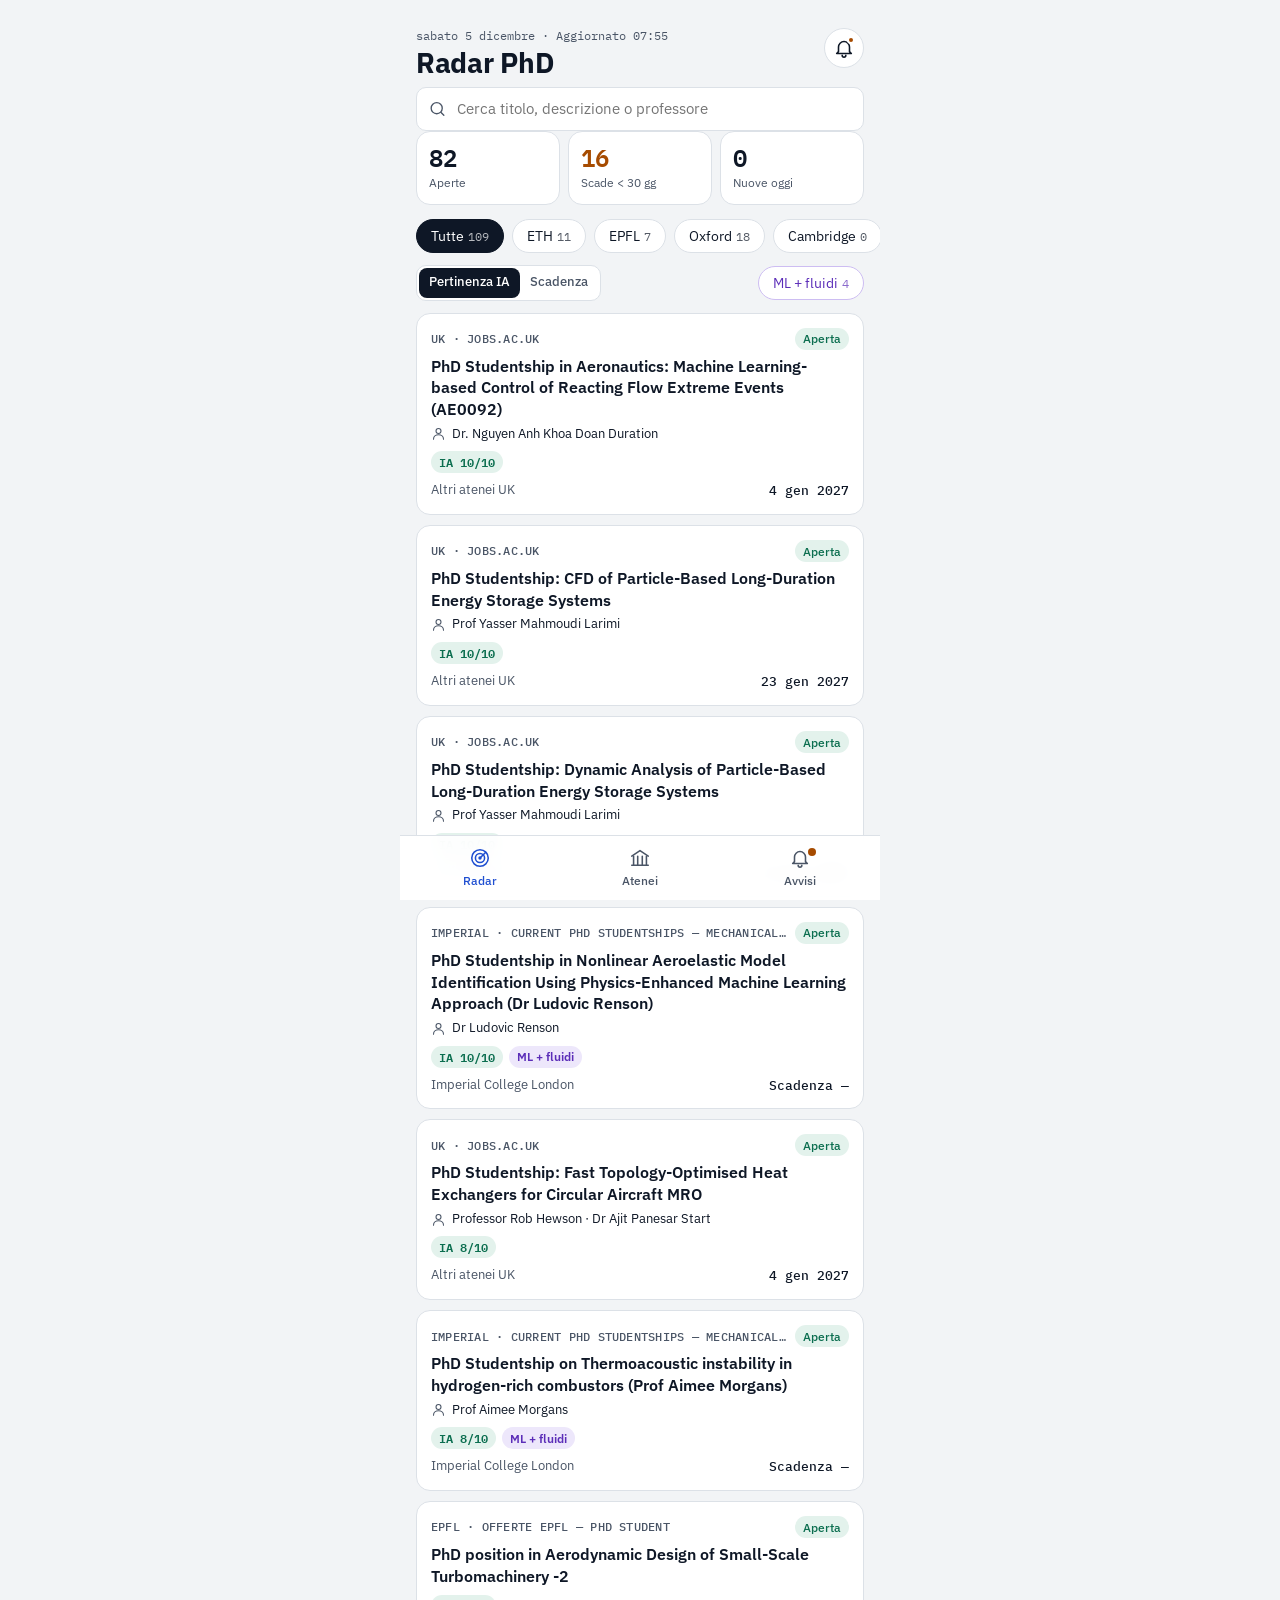
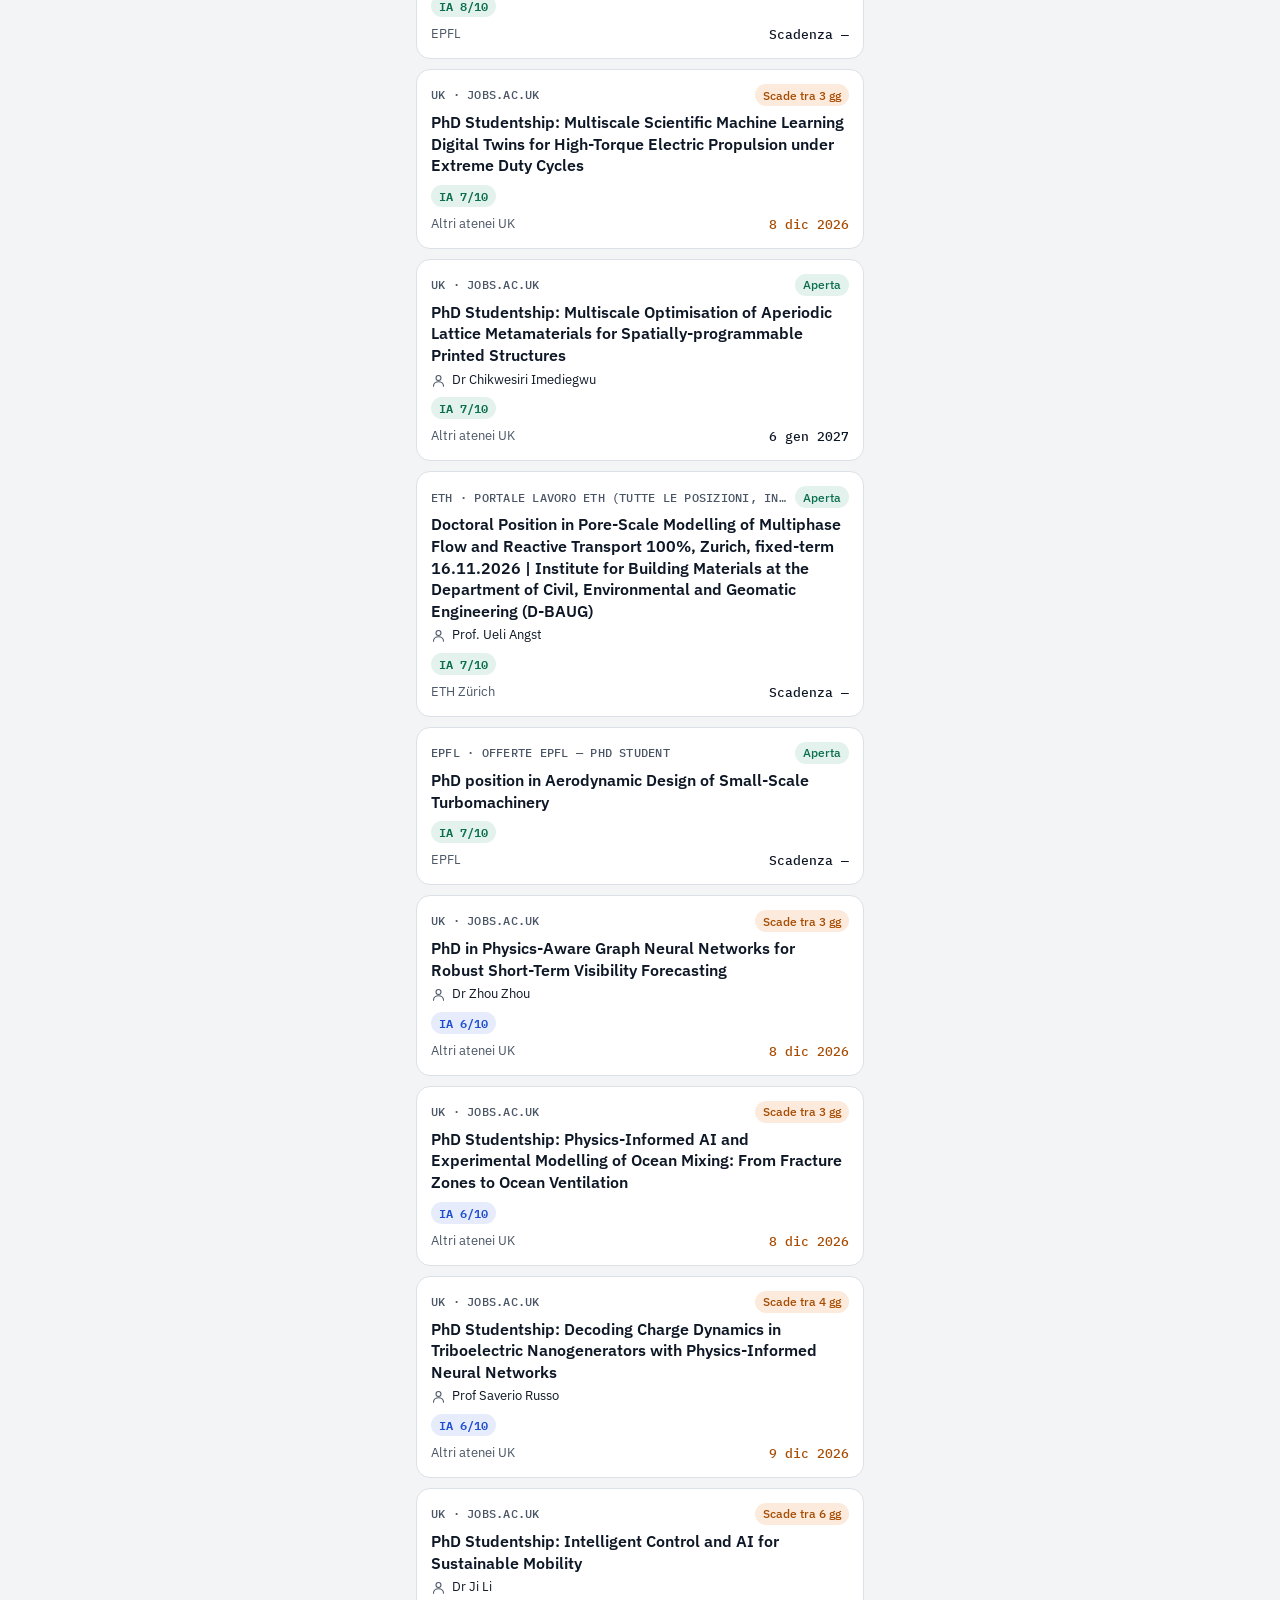
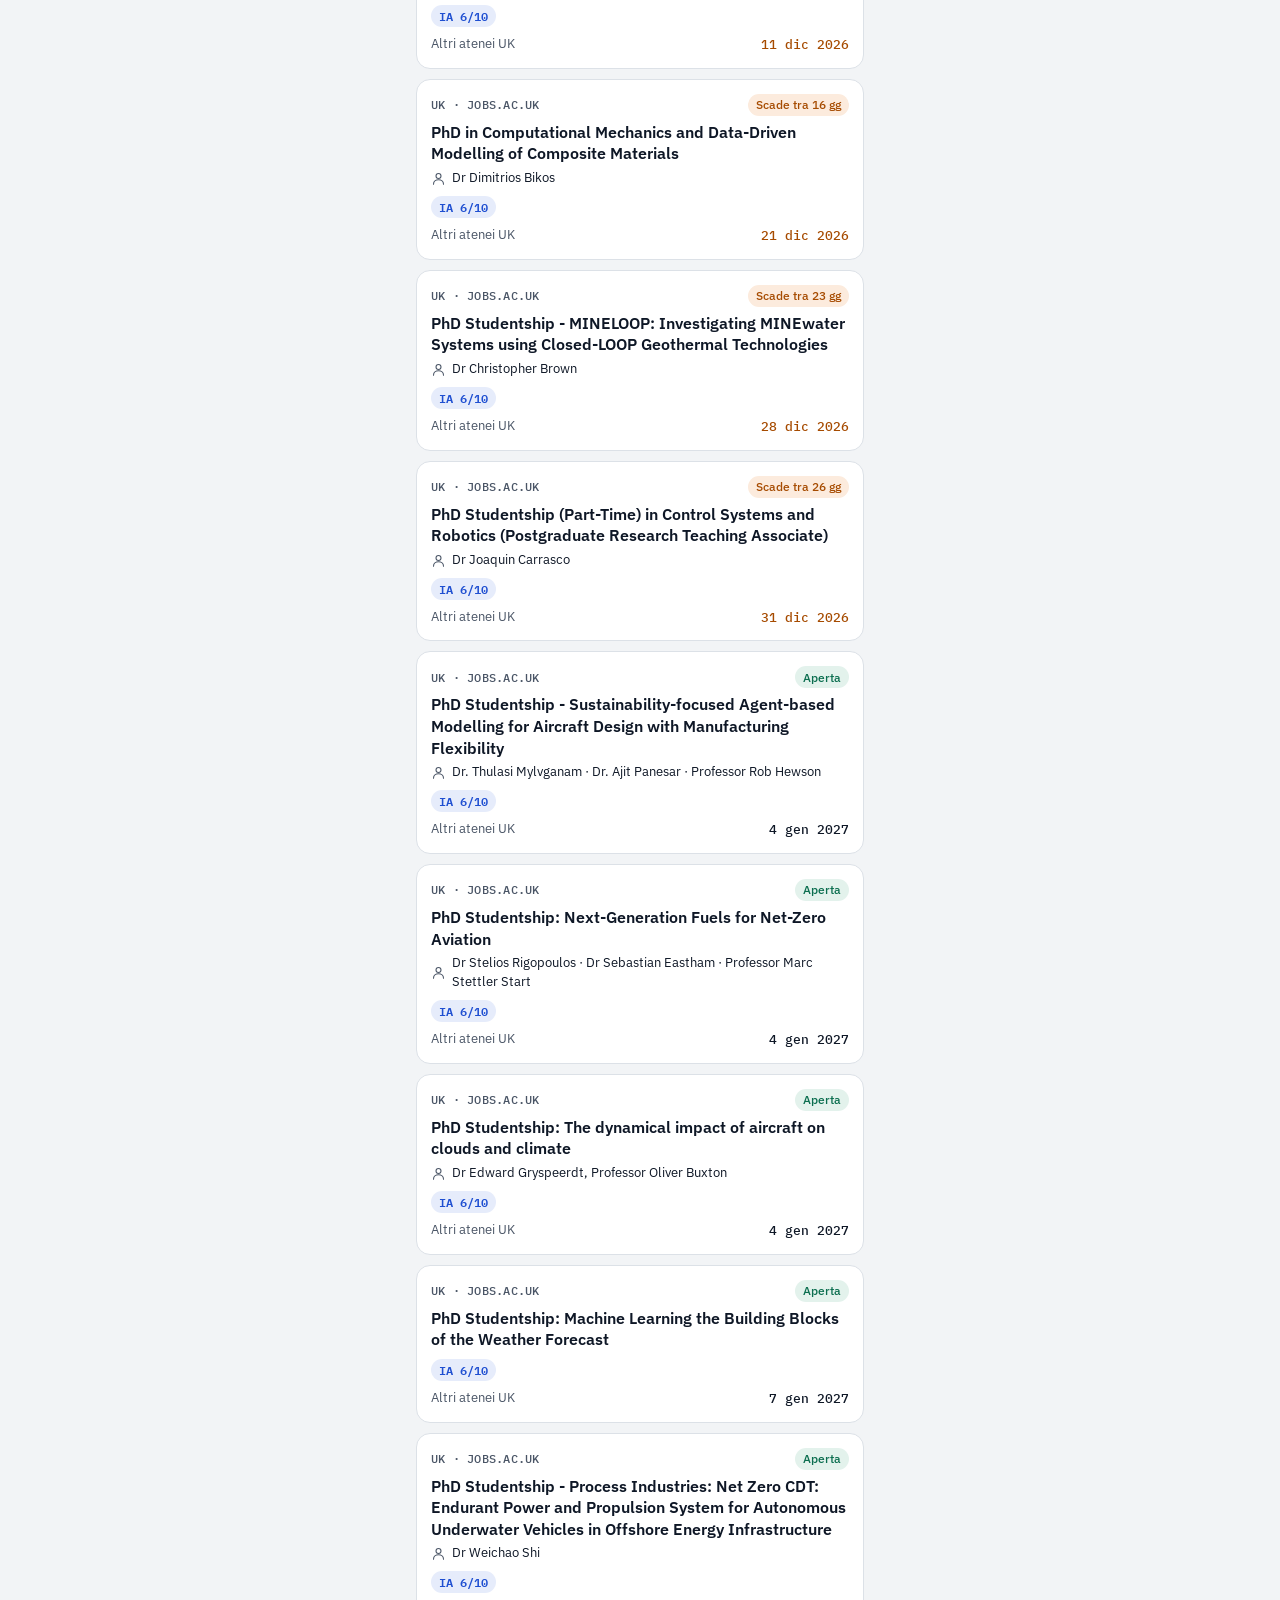
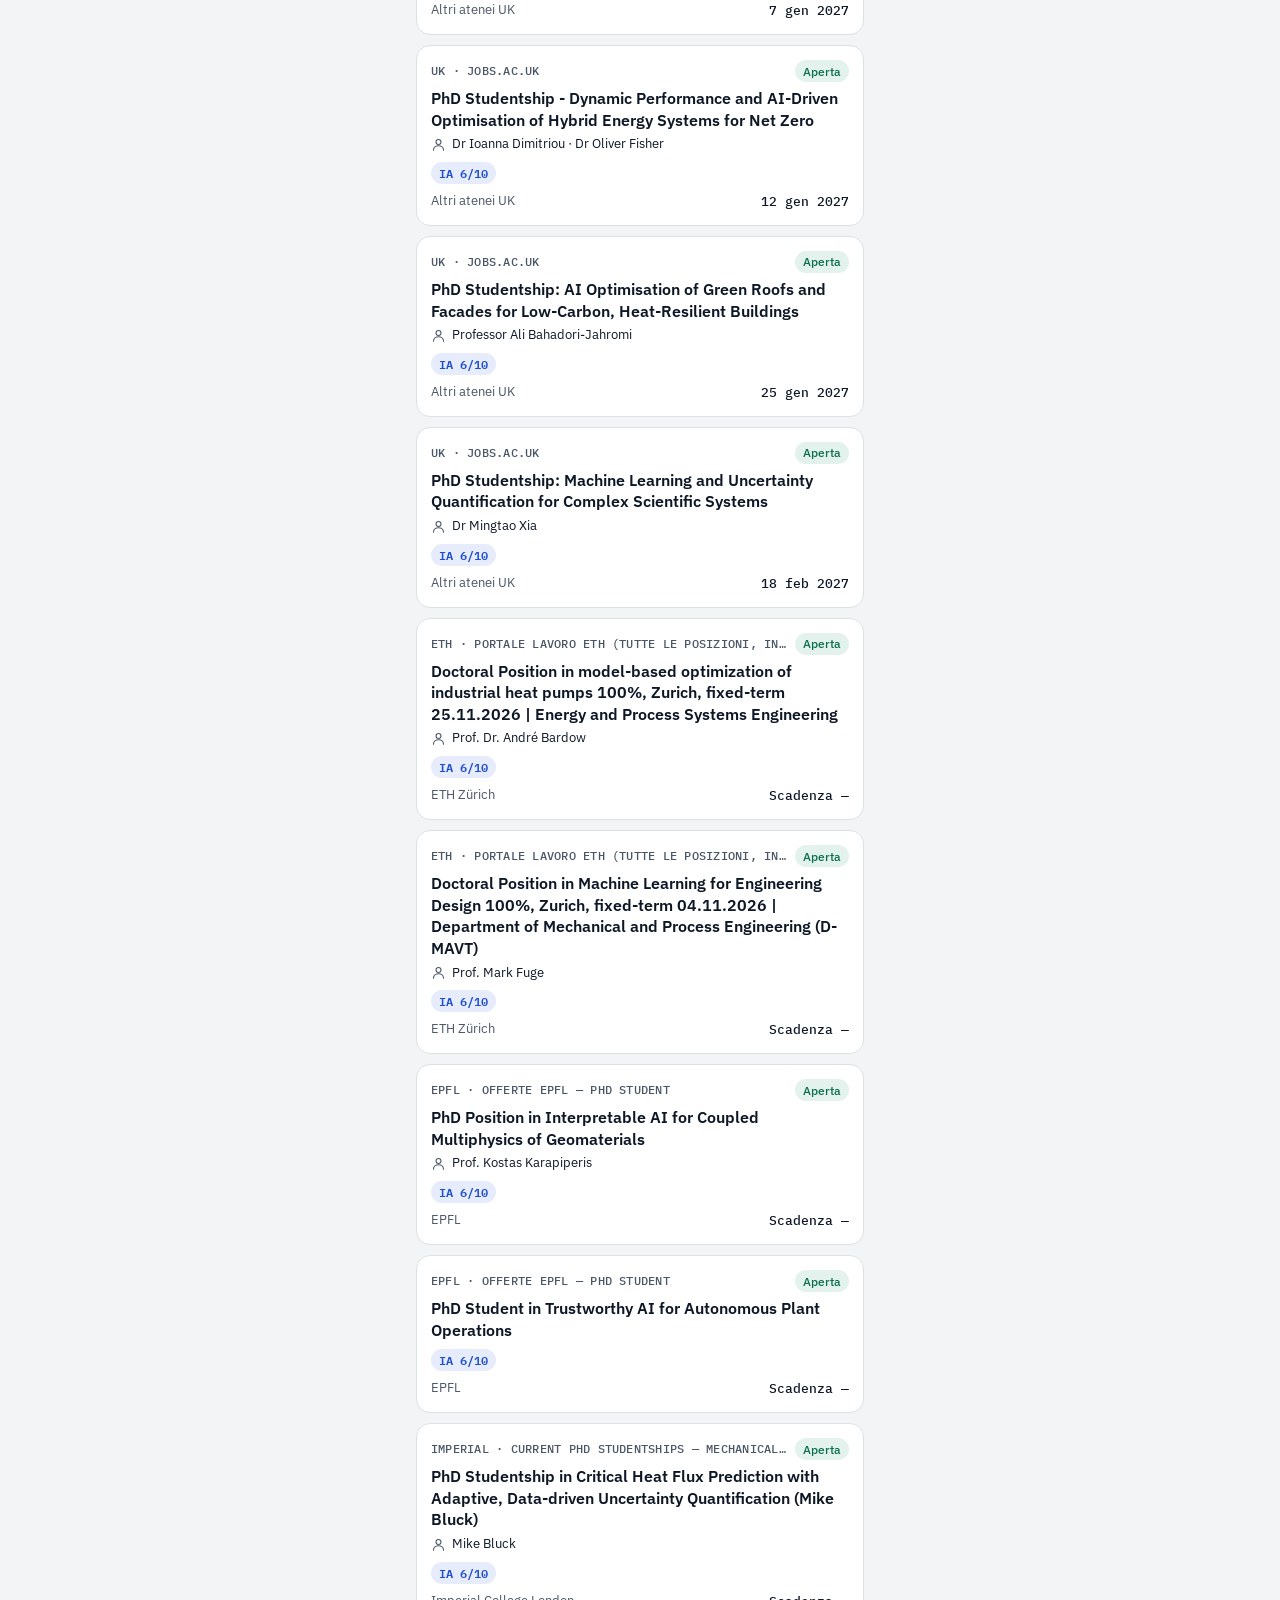
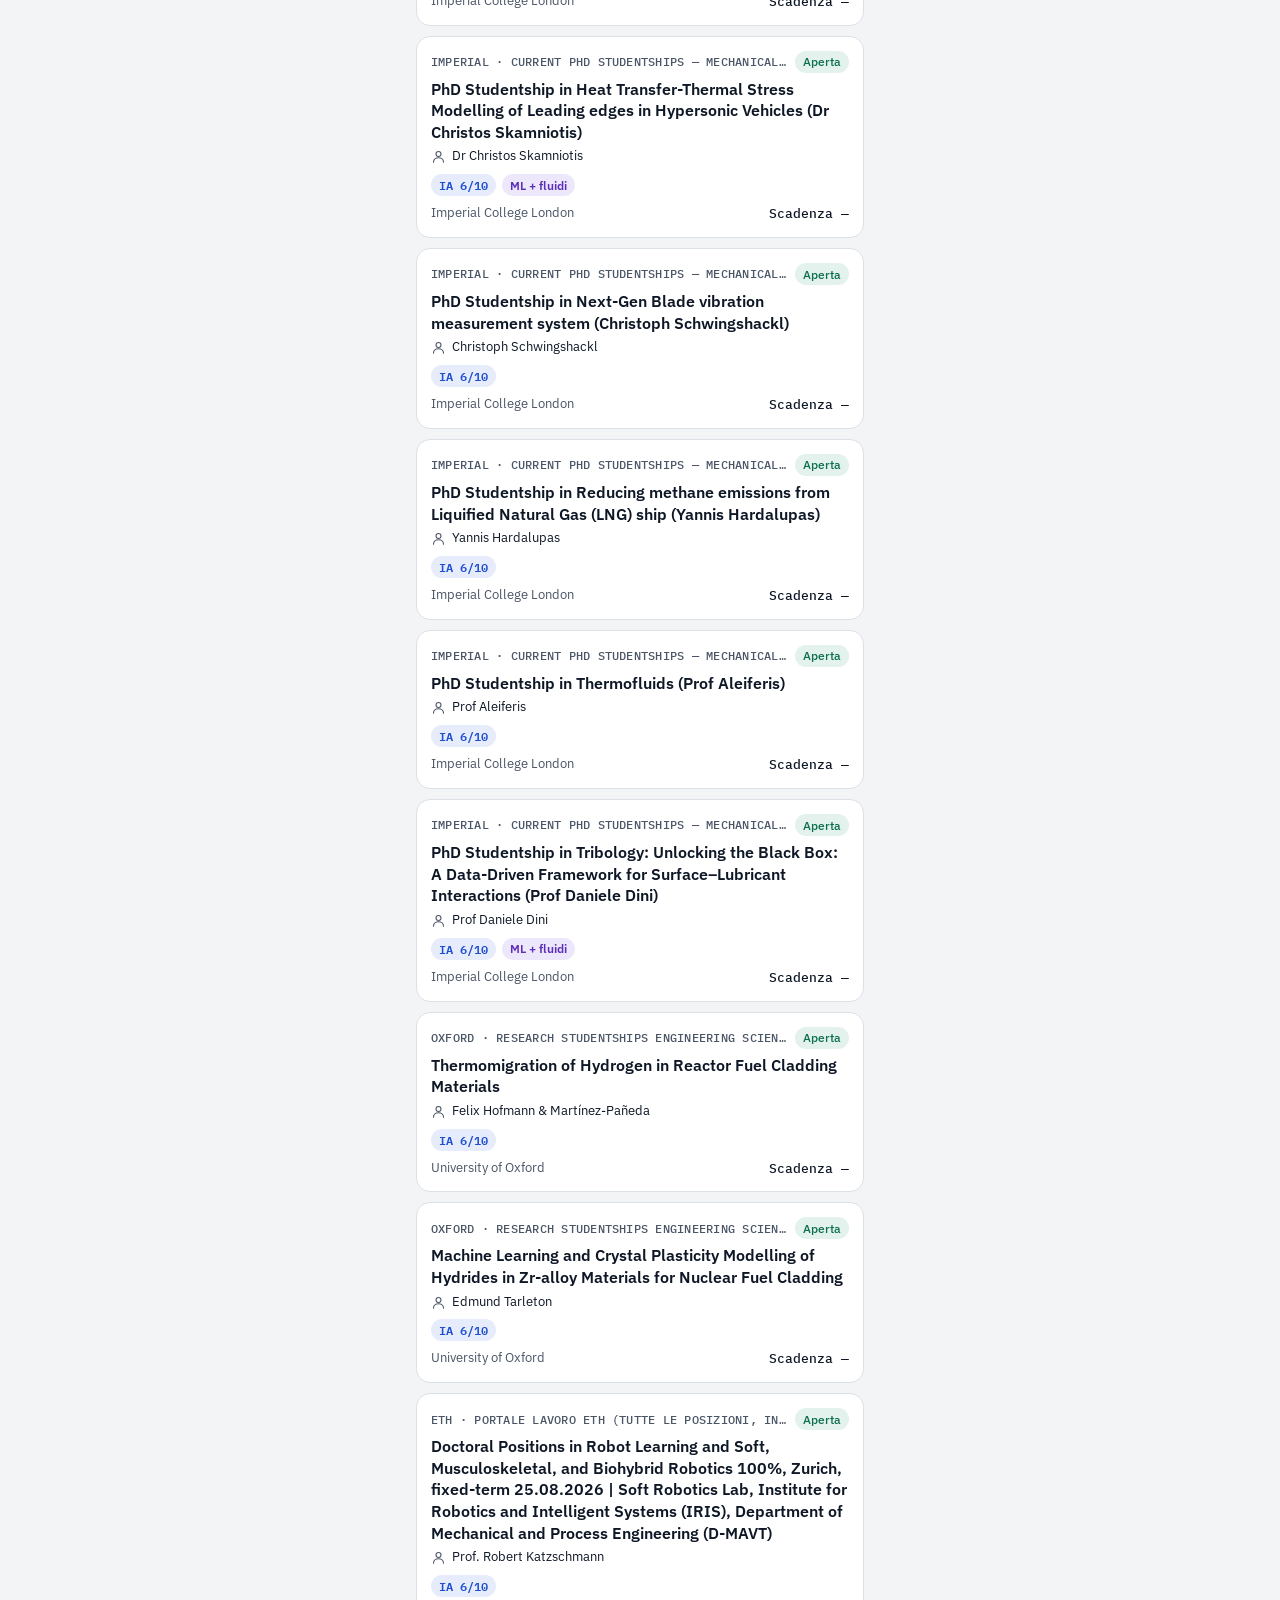
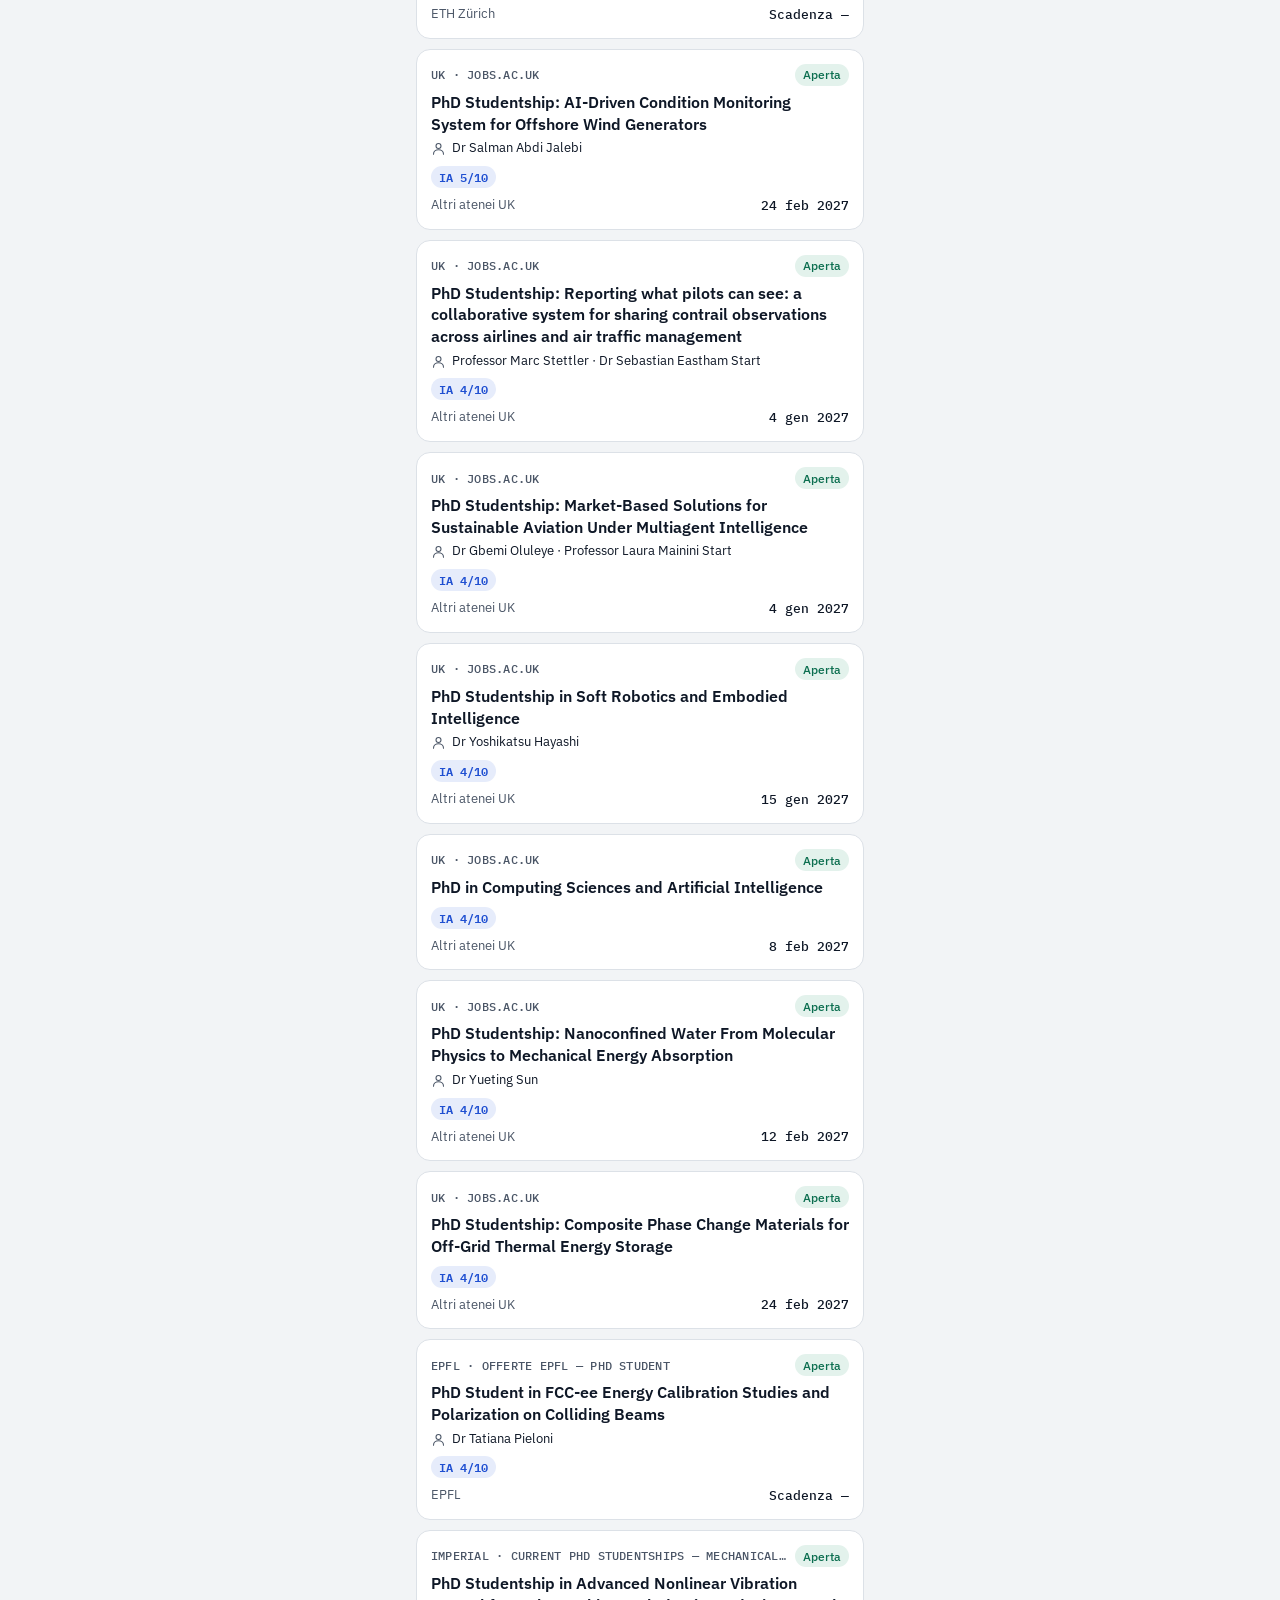
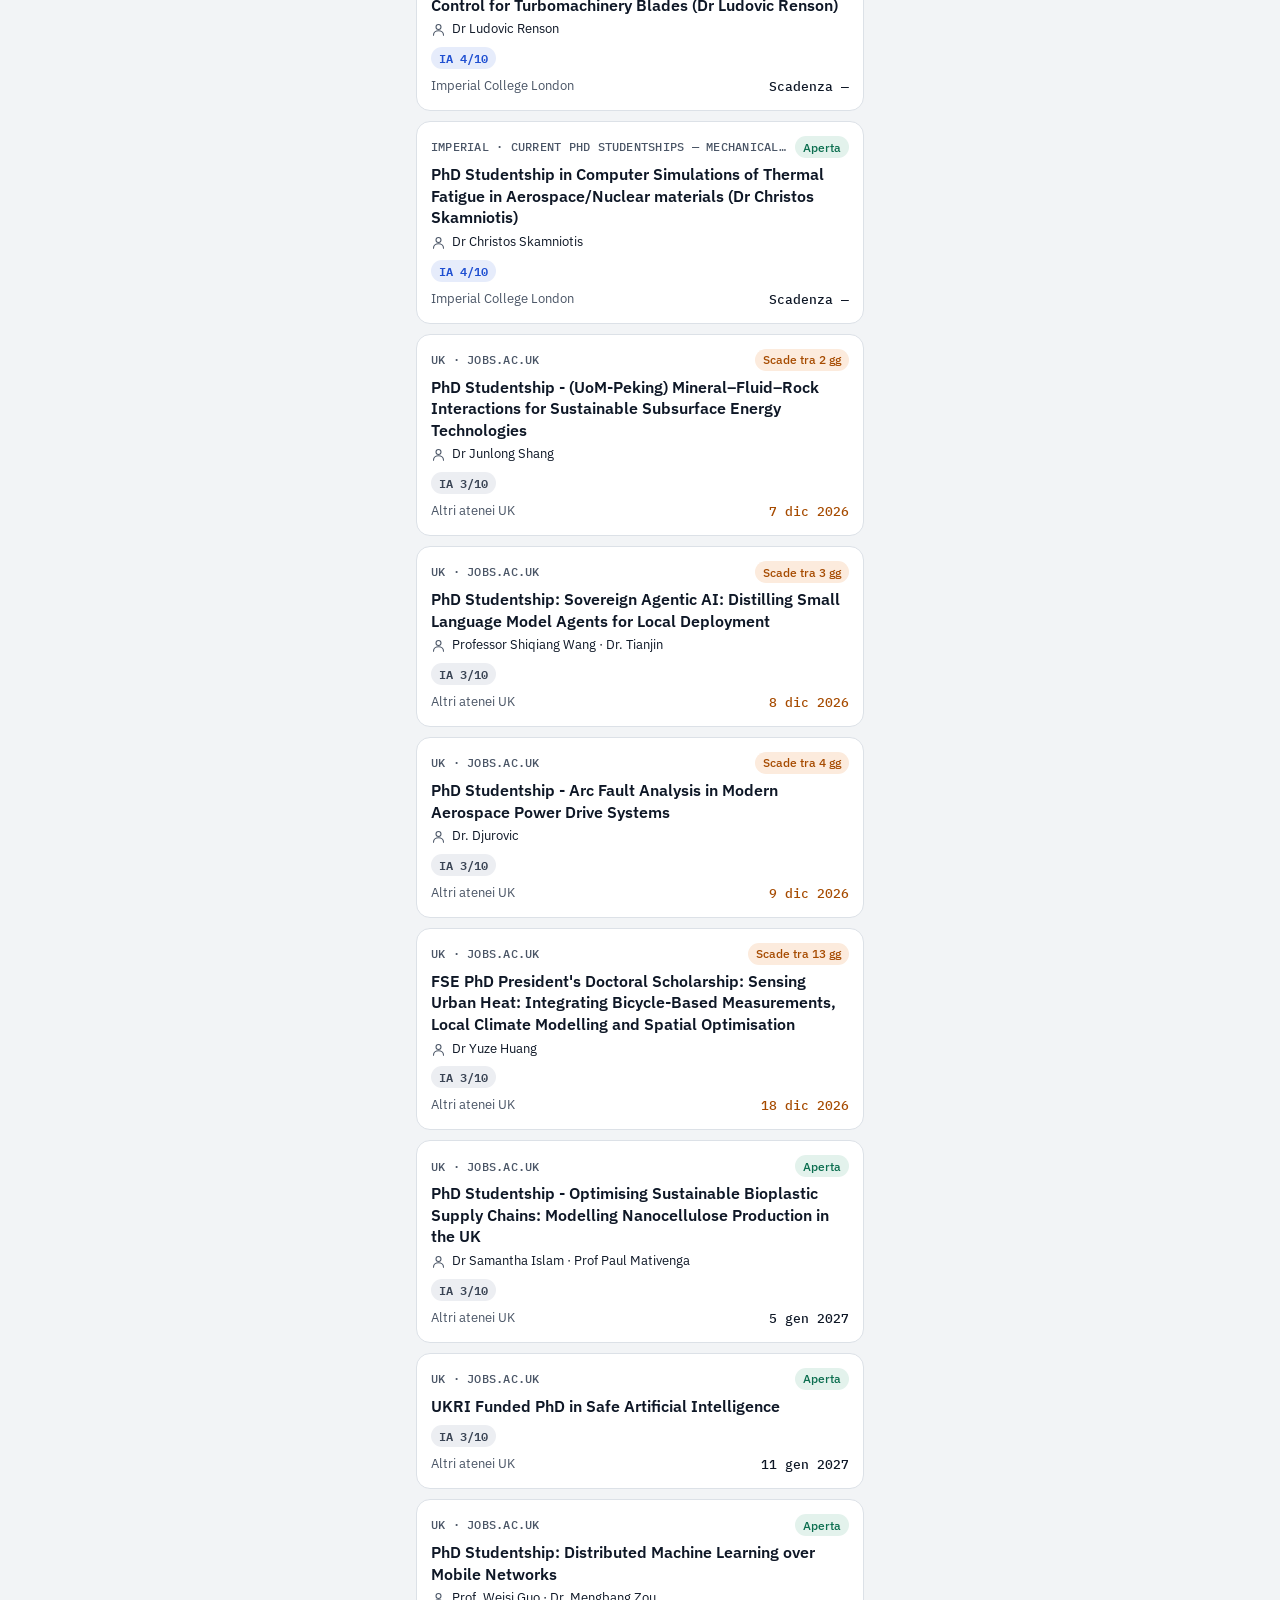
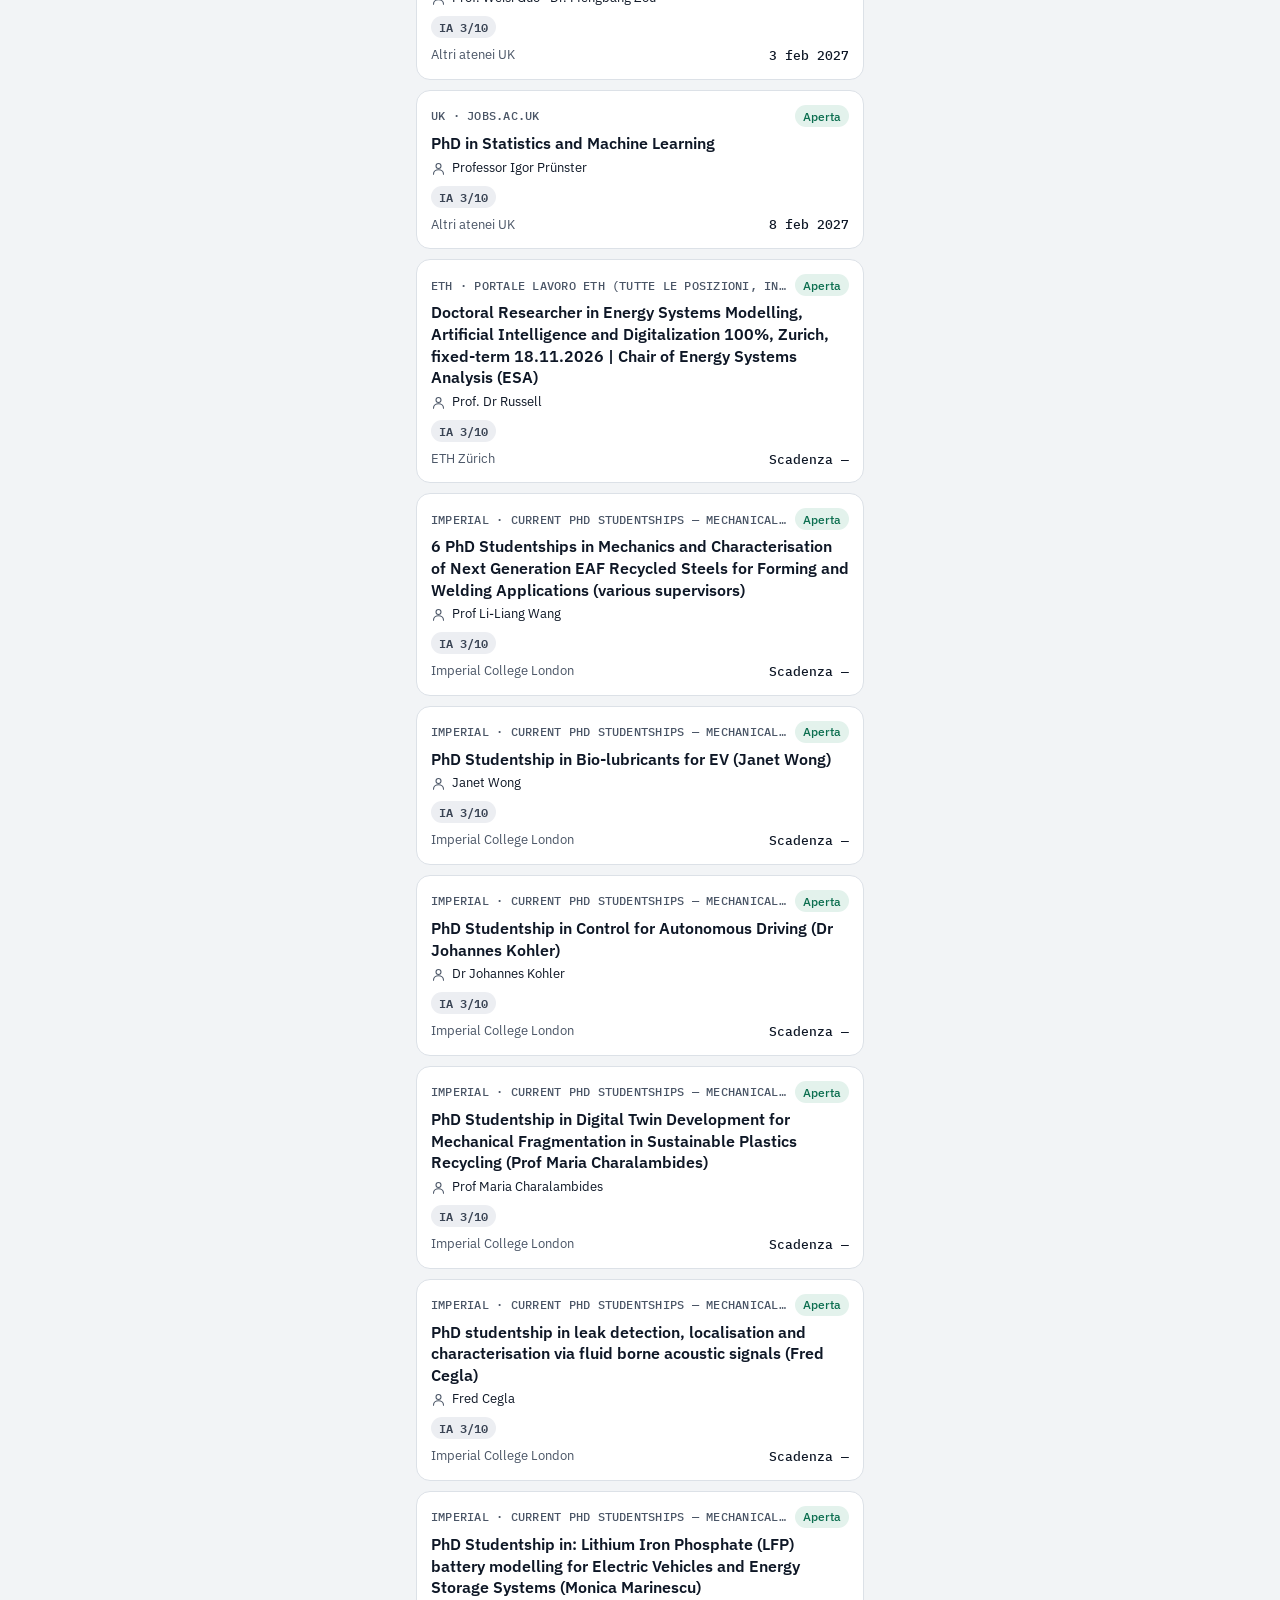
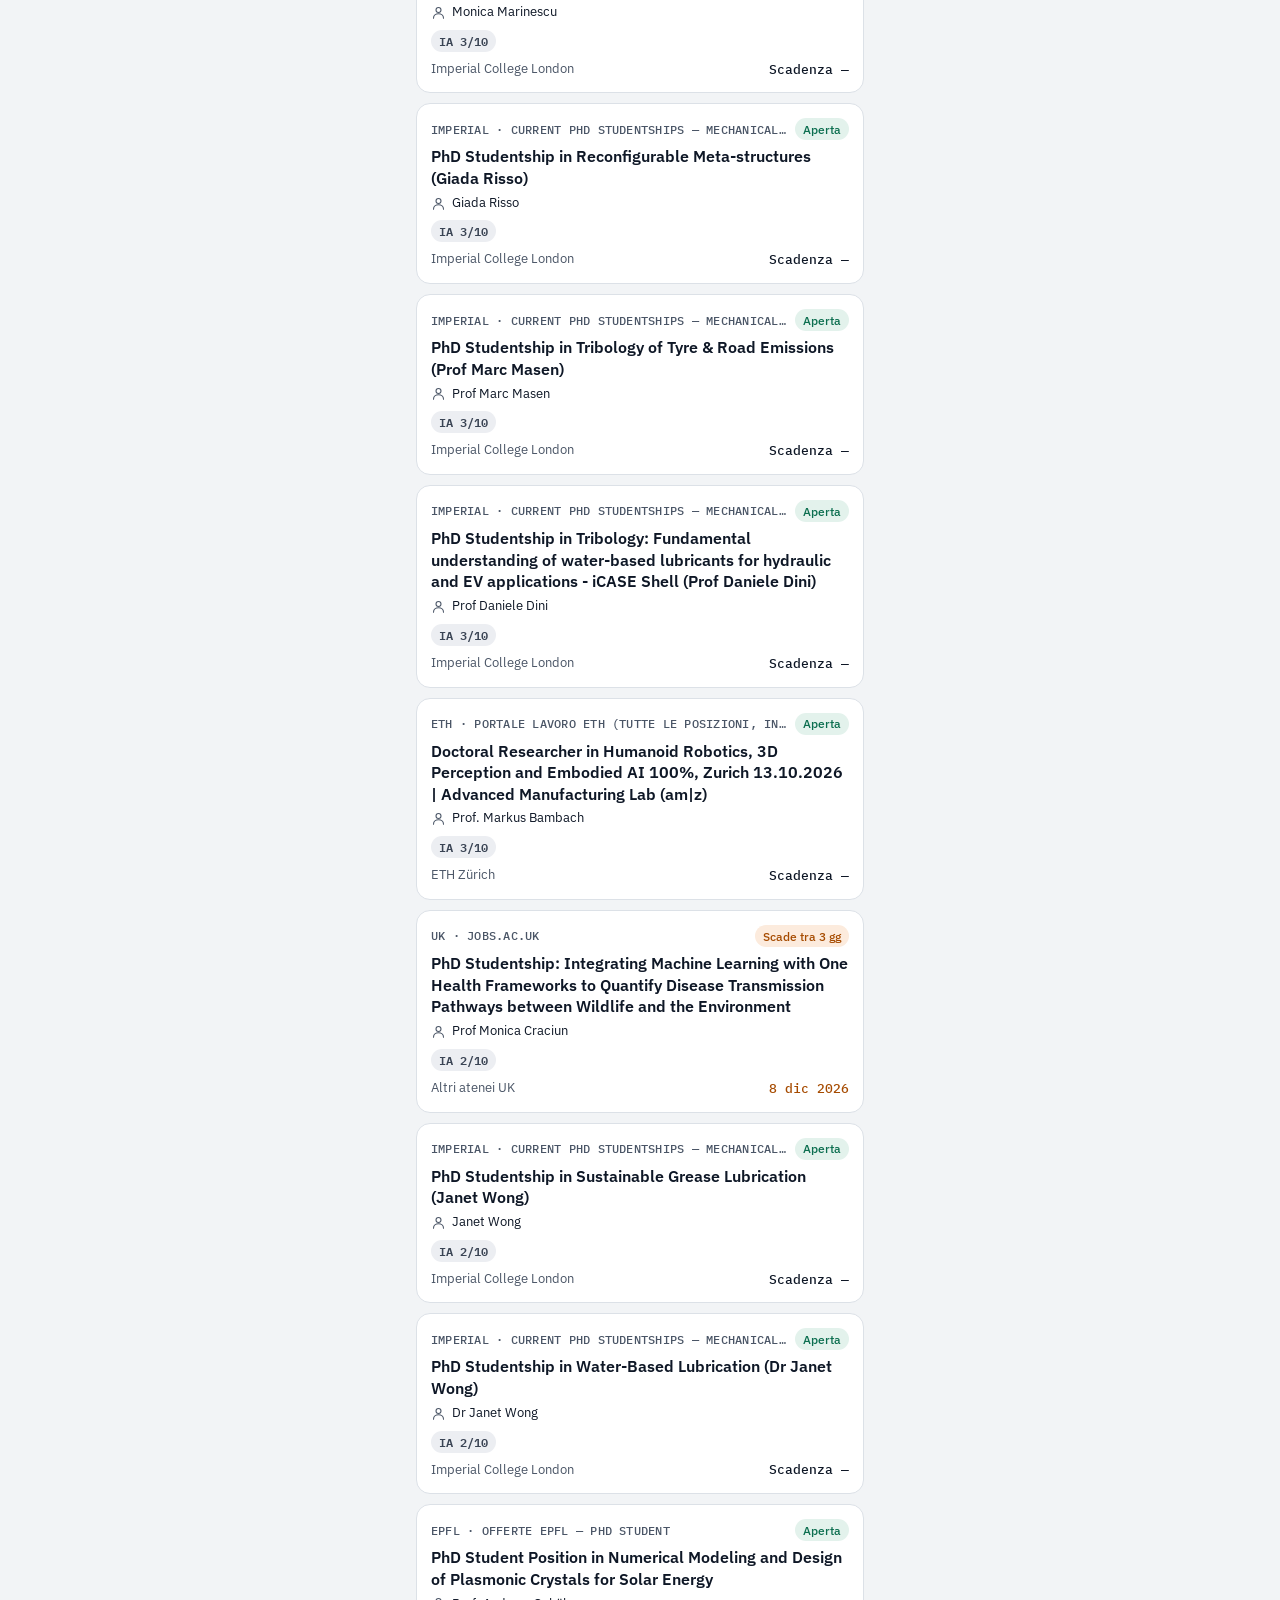
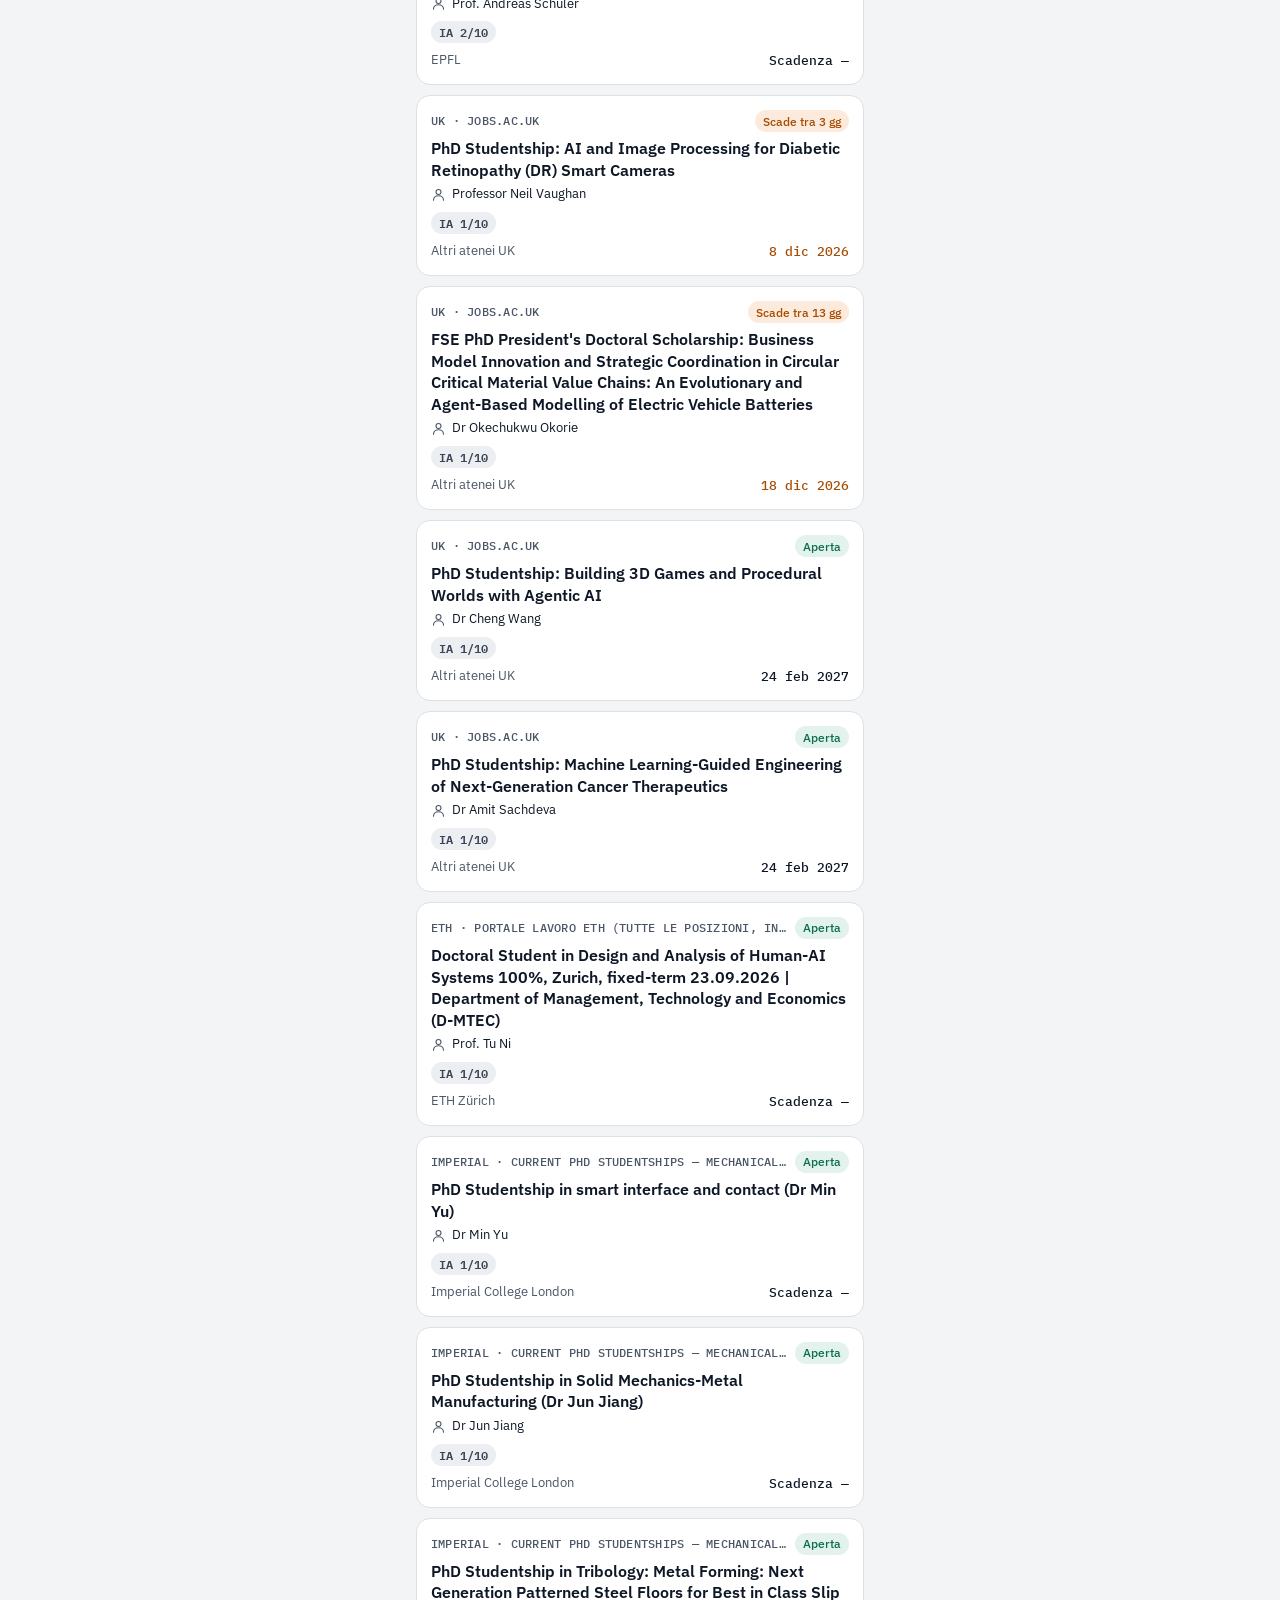
<file: docs/index.html>
<!doctype html>
<html lang="it">
<head>
  <meta charset="utf-8">
  <meta name="viewport" content="width=device-width, initial-scale=1, viewport-fit=cover">
  <title>Radar PhD</title>
  <meta name="description" content="Posizioni di dottorato in ingegneria meccanica e aerospaziale: scadenze, candidatura, contatti.">
  <meta name="theme-color" content="#F2F4F6">
  <link rel="manifest" href="manifest.webmanifest">
  <link rel="icon" href="icons/icon-192.png" type="image/png">
  <link rel="apple-touch-icon" href="icons/apple-touch-icon.png">
  <meta name="apple-mobile-web-app-capable" content="yes">
  <meta name="mobile-web-app-capable" content="yes">
  <meta name="apple-mobile-web-app-status-bar-style" content="default">
  <meta name="apple-mobile-web-app-title" content="Radar PhD">
  <link rel="preconnect" href="https://fonts.googleapis.com">
  <link rel="preconnect" href="https://fonts.gstatic.com" crossorigin>
  <link href="https://fonts.googleapis.com/css2?family=IBM+Plex+Mono:wght@400;500&family=IBM+Plex+Sans:wght@400;500;600;700&display=swap" rel="stylesheet">
  <link rel="stylesheet" href="app.css">
</head>
<body>
  <div class="app">
    <main id="view" tabindex="-1" aria-live="polite"></main>
    <nav class="tabbar" aria-label="Sezioni">
      <a href="#/" data-tab="radar">
        <svg viewBox="0 0 24 24" aria-hidden="true"><circle cx="12" cy="12" r="9"/><circle cx="12" cy="12" r="5"/><path d="M12 12l6-6"/><circle cx="12" cy="12" r="1" class="fill"/></svg>
        <span>Radar</span>
      </a>
      <a href="#/atenei" data-tab="atenei">
        <svg viewBox="0 0 24 24" aria-hidden="true"><path d="M3 10l9-6 9 6"/><path d="M5 10v9M9.5 10v9M14.5 10v9M19 10v9M3 20h18"/></svg>
        <span>Atenei</span>
      </a>
      <a href="#/avvisi" data-tab="avvisi">
        <svg viewBox="0 0 24 24" aria-hidden="true"><path d="M6 16V11a6 6 0 1112 0v5l2 2H4l2-2z"/><path d="M10 20a2 2 0 004 0"/></svg>
        <span>Avvisi</span><i class="dot" hidden></i>
      </a>
    </nav>
  </div>
  <script src="app.js"></script>
</body>
</html>
</file>
<file: docs/app.css>
/* Radar PhD — token da design/tokens.json */
:root {
  --ground: #F2F4F6;
  --surface: #FFFFFF;
  --ink: #0E1726;
  --muted: #4A5566;
  --line: #DCE1E7;
  --accent: #1F4FD1;
  --open-bg: #E3F2EC;   --open-fg: #0B6E4F;
  --soon-bg: #FCEBDD;   --soon-fg: #A64B00;
  --cycle-bg: #E6ECFB;  --cycle-fg: #1F4FD1;
  --direct-bg: #ECEEF2; --direct-fg: #3A4454;
  --r-card: 14px; --r-control: 10px; --r-chip: 18px;
  --sans: "IBM Plex Sans", system-ui, -apple-system, "Segoe UI", sans-serif;
  --mono: "IBM Plex Mono", ui-monospace, "SF Mono", Menlo, monospace;
  --tabbar-h: 64px;
}
* { box-sizing: border-box; }
html { -webkit-text-size-adjust: 100%; }
body {
  margin: 0; background: var(--ground); color: var(--ink);
  font: 15px/1.45 var(--sans); -webkit-font-smoothing: antialiased;
}
a { color: var(--accent); text-decoration: none; }
button { font: inherit; color: inherit; }
svg { width: 22px; height: 22px; fill: none; stroke: currentColor; stroke-width: 1.7; stroke-linecap: round; stroke-linejoin: round; flex: none; }
svg .fill { fill: currentColor; }
.mono { font-family: var(--mono); }
.muted { color: var(--muted); }
[hidden] { display: none !important; }

.app { max-width: 480px; margin: 0 auto; min-height: 100vh; position: relative; }
main { padding: 0 16px calc(var(--tabbar-h) + 24px + env(safe-area-inset-bottom)); outline: none; }

/* Tab bar */
.tabbar {
  position: fixed; bottom: 0; left: 50%; transform: translateX(-50%);
  width: 100%; max-width: 480px; display: flex; z-index: 10;
  background: rgba(255,255,255,.94); backdrop-filter: blur(10px); -webkit-backdrop-filter: blur(10px);
  border-top: 1px solid var(--line); padding-bottom: env(safe-area-inset-bottom);
}
.tabbar a {
  flex: 1; height: var(--tabbar-h); display: flex; flex-direction: column; align-items: center; justify-content: center;
  gap: 3px; color: var(--muted); font-size: 12px; font-weight: 500; position: relative;
}
.tabbar a.active { color: var(--accent); }
.tabbar .dot { position: absolute; top: 12px; left: calc(50% + 8px); width: 8px; height: 8px; border-radius: 50%; background: var(--soon-fg); }

/* Header */
.top { padding: calc(16px + env(safe-area-inset-top)) 0 8px; display: flex; align-items: flex-start; justify-content: space-between; gap: 12px; }
.top .meta { font: 12px/1.4 var(--mono); color: var(--muted); }
.top h1 { margin: 2px 0 0; font-size: 28px; line-height: 1.15; font-weight: 700; letter-spacing: -.01em; }
.iconbtn {
  width: 40px; height: 40px; border-radius: 50%; border: 1px solid var(--line); background: var(--surface);
  display: inline-flex; align-items: center; justify-content: center; color: var(--ink); position: relative; cursor: pointer; flex: none;
}
.iconbtn .dot { position: absolute; top: 7px; right: 8px; width: 8px; height: 8px; border-radius: 50%; background: var(--soon-fg); border: 2px solid var(--surface); }
.bar { display: flex; align-items: center; justify-content: space-between; padding: calc(12px + env(safe-area-inset-top)) 0 8px; gap: 8px; }
.bar .right { display: flex; gap: 8px; }

/* Search */
.search { position: relative; margin: 8px 0 14px; }
.search svg { position: absolute; left: 12px; top: 50%; transform: translateY(-50%); color: var(--muted); width: 19px; height: 19px; }
.search input {
  width: 100%; height: 44px; border-radius: var(--r-control); border: 1px solid var(--line); background: var(--surface);
  padding: 0 12px 0 40px; font: inherit; color: var(--ink);
}
.search input:focus, .addkw input:focus { outline: 2px solid var(--accent); outline-offset: -1px; }

/* Tiles */
.tiles { display: grid; grid-template-columns: repeat(3, 1fr); gap: 8px; margin-bottom: 14px; }
.tile { background: var(--surface); border: 1px solid var(--line); border-radius: var(--r-card); padding: 12px; min-width: 0; }
.tile b { display: block; font: 600 24px/1.1 var(--mono); }
.tile span { display: block; font-size: 12px; color: var(--muted); margin-top: 4px; }
.tile.soon b { color: var(--soon-fg); }

/* Chips */
.chips { display: flex; gap: 8px; overflow-x: auto; margin: 0 -16px 14px; padding: 0 16px 2px; scrollbar-width: none; }
.chips::-webkit-scrollbar { display: none; }
.chip {
  flex: none; height: 34px; padding: 0 14px; border-radius: var(--r-chip); border: 1px solid var(--line);
  background: var(--surface); color: var(--ink); font-size: 14px; cursor: pointer; white-space: nowrap;
}
.chip[aria-pressed="true"] { background: var(--ink); border-color: var(--ink); color: #fff; }
.chip .n { font-family: var(--mono); font-size: 12px; opacity: .7; margin-left: 4px; }

/* Card */
.card { display: block; background: var(--surface); border: 1px solid var(--line); border-radius: var(--r-card); padding: 14px; color: inherit; margin-bottom: 10px; }
a.card:active { background: #FAFBFC; }
.card .head { display: flex; align-items: center; gap: 8px; font: 500 12px/1.3 var(--mono); color: var(--muted); text-transform: uppercase; letter-spacing: .02em; }
.card .head .src { overflow: hidden; text-overflow: ellipsis; white-space: nowrap; min-width: 0; flex: 1; }
.card h3 { margin: 6px 0 4px; font-size: 16px; line-height: 1.35; font-weight: 600; }
.card .sub { font-size: 13px; color: var(--muted); }
.card .foot { display: flex; justify-content: space-between; align-items: center; margin-top: 8px; gap: 8px; font-size: 13px; }
.newdot { width: 8px; height: 8px; border-radius: 50%; background: var(--accent); flex: none; }
.deadline { font: 500 13px var(--mono); color: var(--ink); white-space: nowrap; }
.deadline.soon { color: var(--soon-fg); }
.deadline.past { color: var(--muted); text-decoration: line-through; }

.badge { display: inline-flex; align-items: center; height: 22px; padding: 0 8px; border-radius: 11px; font: 500 12px var(--sans); white-space: nowrap; flex: none; text-transform: none; letter-spacing: 0; }
.badge.open { background: var(--open-bg); color: var(--open-fg); }
.badge.soon { background: var(--soon-bg); color: var(--soon-fg); }
.badge.cycle { background: var(--cycle-bg); color: var(--cycle-fg); }
.badge.direct, .badge.past { background: var(--direct-bg); color: var(--direct-fg); }

.empty { text-align: center; color: var(--muted); padding: 32px 16px; background: var(--surface); border: 1px dashed var(--line); border-radius: var(--r-card); }

/* Sections */
h2.sec { font-size: 13px; font-weight: 600; text-transform: uppercase; letter-spacing: .04em; color: var(--muted); margin: 22px 0 8px; }
.panel { background: var(--surface); border: 1px solid var(--line); border-radius: var(--r-card); padding: 14px; margin-bottom: 10px; }
.panel p { margin: 0 0 8px; }
.panel p:last-child { margin-bottom: 0; }

/* Detail */
.detail h1 { font-size: 22px; line-height: 1.3; margin: 8px 0 6px; font-weight: 700; }
.detail .unirow { display: flex; align-items: center; gap: 8px; font: 500 12px var(--mono); color: var(--muted); text-transform: uppercase; margin-top: 6px; }
.grid4 { display: grid; grid-template-columns: 1fr 1fr; gap: 8px; margin: 14px 0 4px; }
.grid4 div { background: var(--surface); border: 1px solid var(--line); border-radius: var(--r-card); padding: 12px; }
.grid4 small { display: block; font-size: 12px; color: var(--muted); }
.grid4 b { display: block; font: 500 15px var(--mono); margin-top: 4px; }
.steps { margin: 0; padding: 0; list-style: none; counter-reset: s; }
.steps li { counter-increment: s; position: relative; padding: 0 0 12px 36px; }
.steps li:last-child { padding-bottom: 0; }
.steps li::before {
  content: counter(s); position: absolute; left: 0; top: 0; width: 24px; height: 24px; border-radius: 50%;
  background: var(--cycle-bg); color: var(--accent); font: 600 12px/24px var(--mono); text-align: center;
}
.bullets { margin: 0; padding-left: 18px; }
.bullets li { margin-bottom: 4px; }
.contact { display: flex; justify-content: space-between; align-items: center; gap: 10px; padding: 10px 0; border-top: 1px solid var(--line); }
.contact:first-child { border-top: 0; padding-top: 0; }
.contact:last-child { padding-bottom: 0; }
.contact .who { min-width: 0; }
.contact .who b { display: block; font-weight: 600; font-size: 14px; }
.contact .who span { display: block; font-size: 13px; color: var(--muted); overflow-wrap: anywhere; }
.btn {
  display: inline-flex; align-items: center; justify-content: center; gap: 6px; height: 40px; padding: 0 14px;
  border-radius: var(--r-control); border: 1px solid var(--line); background: var(--surface); color: var(--ink);
  font-size: 14px; font-weight: 500; cursor: pointer; white-space: nowrap; flex: none;
}
.btn svg { width: 18px; height: 18px; }
.btn.primary { background: var(--accent); border-color: var(--accent); color: #fff; }
.btnrow { display: flex; gap: 8px; flex-wrap: wrap; margin-top: 10px; }
.btnrow .btn { flex: 1; }
.srcfoot { font-size: 12px; color: var(--muted); margin-top: 18px; overflow-wrap: anywhere; }
.snippet { font-size: 14px; color: var(--muted); }

/* Atenei */
.group { margin-top: 18px; }
.group h2 { font-size: 15px; margin: 0 0 2px; font-weight: 600; }
.group p.expl { font-size: 13px; color: var(--muted); margin: 0 0 8px; }
.unirow-card { display: flex; align-items: center; gap: 12px; }
.unirow-card .txt { flex: 1; min-width: 0; }
.unirow-card .txt b { display: block; font-size: 16px; font-weight: 600; }
.unirow-card .txt span { display: block; font-size: 13px; color: var(--muted); }
.unirow-card .right { text-align: right; display: flex; flex-direction: column; align-items: flex-end; gap: 4px; }
.unirow-card .right small { font: 12px var(--mono); color: var(--muted); white-space: nowrap; }

/* Scheda ateneo */
.hero { position: relative; height: 330px; margin: 0 -16px; background: #2a3445 center/cover no-repeat; color: #fff; display: flex; align-items: flex-end; }
.hero::after { content: ""; position: absolute; inset: 0; background: linear-gradient(to top, rgba(8,14,24,.88) 0%, rgba(8,14,24,.45) 45%, rgba(8,14,24,.05) 75%); }
.hero .inner { position: relative; z-index: 1; padding: 0 16px 18px; width: 100%; }
.hero .loc { font: 500 12px var(--mono); text-transform: uppercase; letter-spacing: .03em; opacity: .9; }
.hero h1 { margin: 4px 0 8px; font-size: 26px; line-height: 1.2; font-weight: 700; }
.hero .credit { font-size: 10.5px; opacity: .75; margin-top: 10px; line-height: 1.35; }
.hero .credit a { color: #fff; text-decoration: underline; }
.hero .back { position: absolute; z-index: 2; top: calc(12px + env(safe-area-inset-top)); left: 16px; border: 0; background: rgba(0,0,0,.38); color: #fff; backdrop-filter: blur(6px); -webkit-backdrop-filter: blur(6px); }
.seg { display: grid; grid-template-columns: repeat(3, 1fr); background: #E4E8ED; border-radius: var(--r-control); padding: 3px; margin: 14px 0 4px; }
.seg button { border: 0; background: transparent; height: 34px; border-radius: 8px; font-size: 14px; font-weight: 500; color: var(--muted); cursor: pointer; }
.seg button[aria-selected="true"] { background: var(--surface); color: var(--ink); box-shadow: 0 1px 2px rgba(14,23,38,.12); }
.dl { display: flex; justify-content: space-between; gap: 10px; padding: 8px 0; border-top: 1px solid var(--line); font-size: 14px; }
.dl:first-child { border-top: 0; padding-top: 0; }
.dl:last-child { padding-bottom: 0; }
.srcrow { padding: 10px 0; border-top: 1px solid var(--line); }
.srcrow:first-child { border-top: 0; padding-top: 0; }
.srcrow:last-child { padding-bottom: 0; }
.srcrow a { font-weight: 500; overflow-wrap: anywhere; }
.srcrow small { display: block; font-size: 12px; color: var(--muted); margin-top: 2px; }

/* Avvisi */
.alert { display: flex; gap: 12px; align-items: flex-start; }
.alert .ic { width: 34px; height: 34px; border-radius: 50%; display: flex; align-items: center; justify-content: center; flex: none; }
.alert .ic svg { width: 18px; height: 18px; }
.alert .ic.new_position { background: var(--open-bg); color: var(--open-fg); }
.alert .ic.deadline_soon { background: var(--soon-bg); color: var(--soon-fg); }
.alert .ic.page_changed { background: var(--cycle-bg); color: var(--cycle-fg); }
.alert .txt { min-width: 0; flex: 1; font-size: 14px; overflow-wrap: anywhere; }
.card h3, .detail h1 { overflow-wrap: anywhere; }
.alert .txt small { display: block; font: 12px var(--mono); color: var(--muted); margin-top: 3px; }
.alert.unread .txt { font-weight: 600; }
.kwchips { display: flex; flex-wrap: wrap; gap: 8px; }
.addkw { display: flex; gap: 8px; margin-top: 12px; }
.addkw input { flex: 1; min-width: 0; height: 40px; border-radius: var(--r-control); border: 1px solid var(--line); padding: 0 12px; font: inherit; }
.note { font-size: 13px; color: var(--muted); }
.kwbar { display: flex; align-items: center; justify-content: space-between; gap: 8px; font-size: 13px; color: var(--muted); margin: -4px 0 12px; }
.kwbar a { white-space: nowrap; }

@media (min-width: 700px) {
  body { padding-top: 12px; }
}

/* Professore referente */
.card .prof { display: flex; align-items: center; gap: 6px; font-size: 13px; color: var(--ink); margin: 2px 0 2px; }
.card .prof svg { width: 15px; height: 15px; color: var(--muted); }
.profbox { display: flex; align-items: center; gap: 12px; background: var(--surface); border: 1px solid var(--line);
  border-radius: var(--r-card); padding: 12px 14px; margin: 10px 0 8px; }
.profbox svg { color: var(--accent); }
.profbox small { display: block; font-size: 12px; color: var(--muted); }
.profbox b { display: block; font-weight: 600; font-size: 15px; overflow-wrap: anywhere; }

/* Valutazione IA e temi */
.card .tags, .aibox .tags { display: flex; flex-wrap: wrap; gap: 6px; margin-top: 8px; }
.tag { display: inline-flex; align-items: center; height: 22px; padding: 0 8px; border-radius: 11px; font-size: 12px;
  background: var(--direct-bg); color: var(--direct-fg); }
.tag.mlf { background: #EDE7FB; color: #5B2DB8; font-weight: 600; }
.score { display: inline-flex; align-items: center; height: 22px; padding: 0 8px; border-radius: 11px; font: 600 12px var(--mono); }
.score.hi { background: var(--open-bg); color: var(--open-fg); }
.score.mid { background: var(--cycle-bg); color: var(--cycle-fg); }
.score.lo { background: var(--direct-bg); color: var(--direct-fg); }
.aibox { background: var(--surface); border: 1px solid var(--line); border-left: 3px solid #5B2DB8; border-radius: var(--r-card);
  padding: 12px 14px; margin: 10px 0; }
.aibox .aihead { display: flex; align-items: center; gap: 8px; flex-wrap: wrap; }
.aibox p { margin: 8px 0 0; }
.aibox .reason { color: var(--muted); font-size: 14px; }
.aibox small { display: block; margin-top: 10px; font-size: 11px; color: var(--muted); }
.viewrow { display: flex; align-items: center; justify-content: space-between; gap: 8px; margin: -4px 0 12px; flex-wrap: wrap; }
.seg.small { display: inline-flex; margin: 0; border: 1px solid var(--line); border-radius: var(--r-control); background: var(--surface); padding: 2px; }
.seg.small button { border: 0; background: none; height: 30px; padding: 5px 10px; border-radius: 8px; font-size: 13px; cursor: pointer; color: var(--muted); }
.seg.small button[aria-pressed="true"] { background: var(--ink); color: #fff; }
.mlfchip[aria-pressed="false"] { border-color: #CDBDF2; color: #5B2DB8; }
</file>
